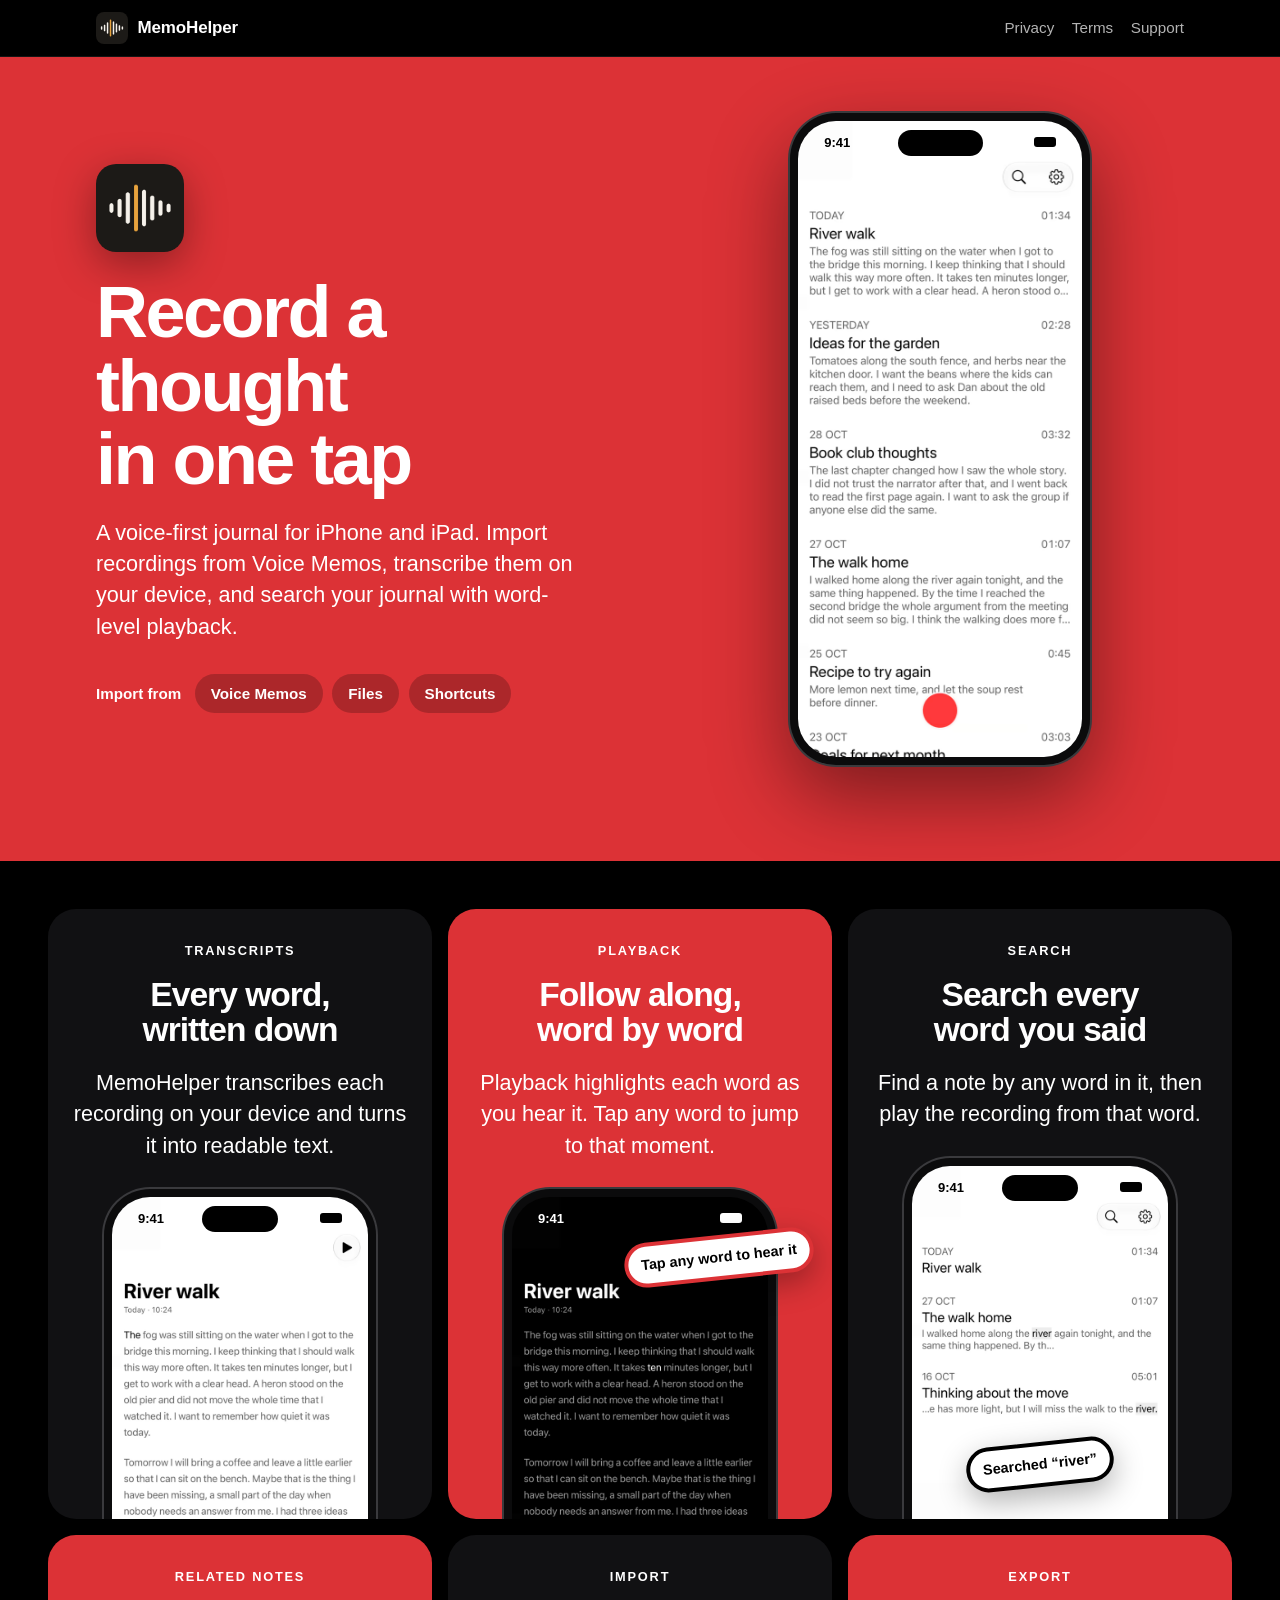
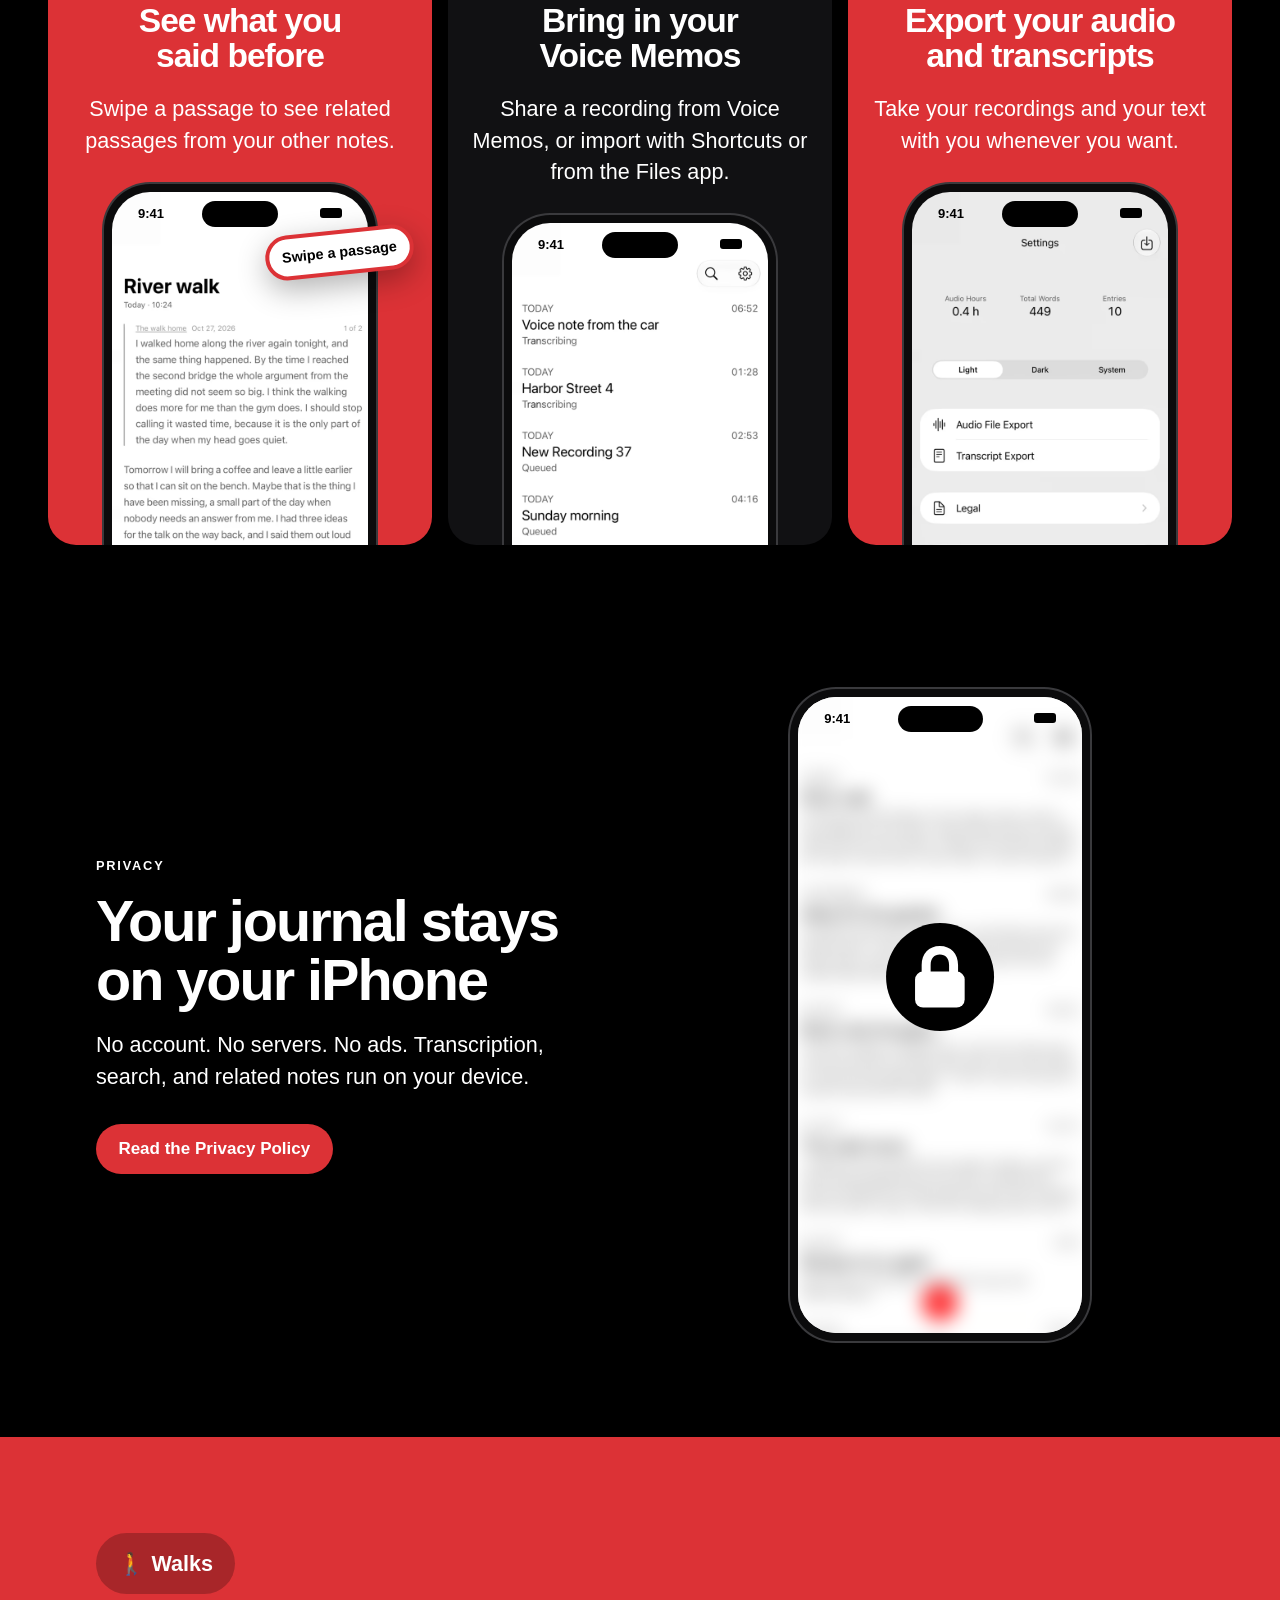
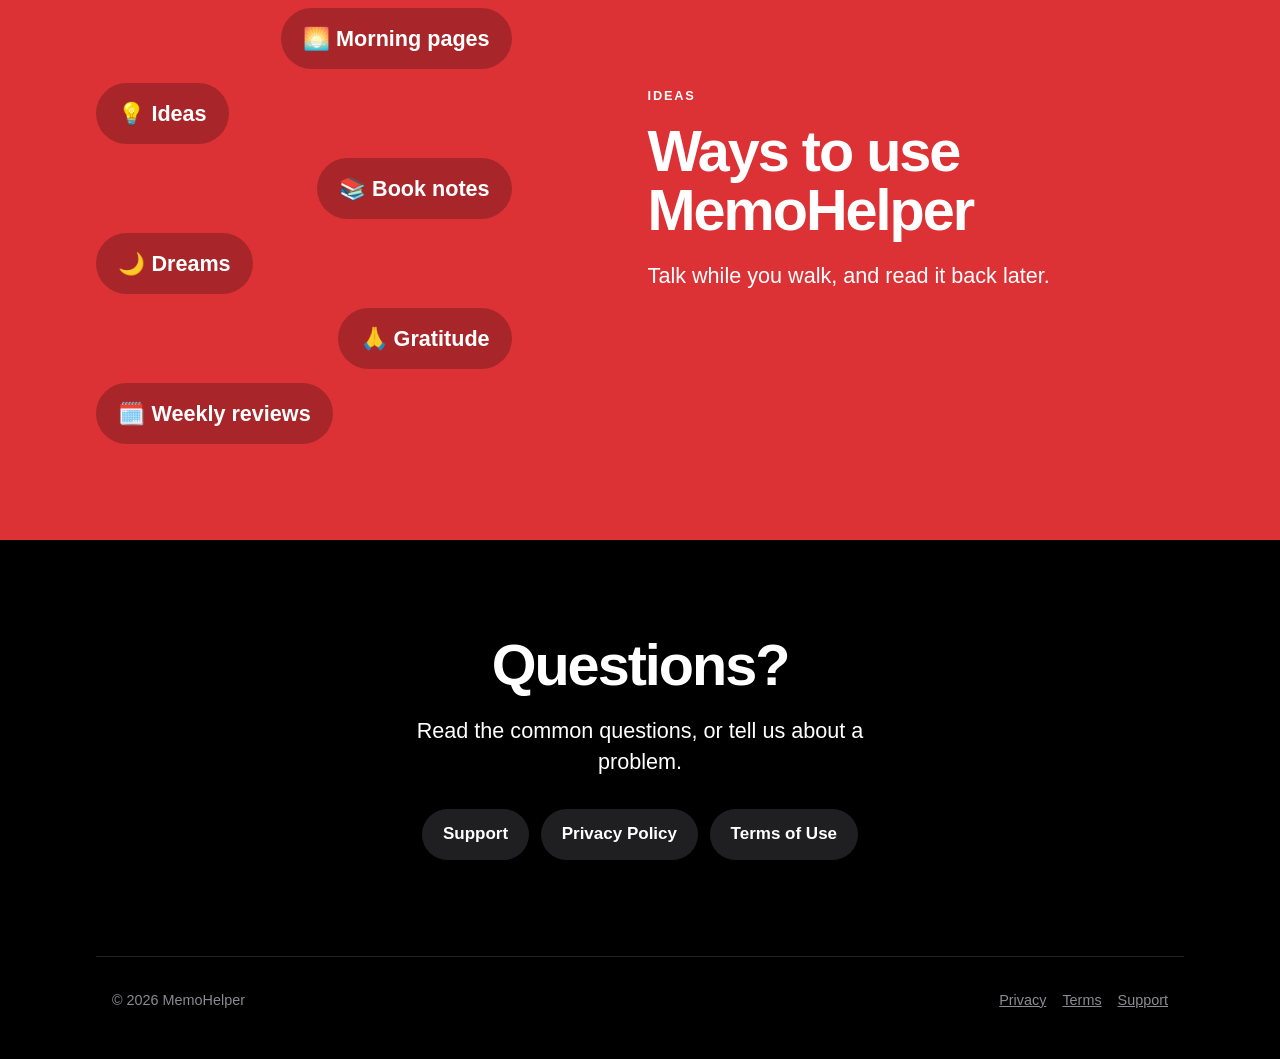
<file: index.html>
<!doctype html>
<html lang="en">
<head>
<meta charset="utf-8">
<meta name="viewport" content="width=device-width, initial-scale=1">
<title>MemoHelper · A voice-first journal</title>
<meta name="description" content="A voice-first journal for iPhone and iPad. Import recordings from Voice Memos, transcribe them on your device, and search your journal with word-level playback.">
<meta name="theme-color" content="#000000">
<link rel="icon" href="favicon.png">
<link rel="apple-touch-icon" href="apple-touch-icon.png">
<link rel="stylesheet" href="style.css">
</head>
<body class="home">
<header class="bar"><a class="brand" href="./"><img src="img/icon.png" alt="" width="32" height="32">MemoHelper</a>
<nav><a href="privacy.html">Privacy</a><a href="terms.html">Terms</a><a href="support.html">Support</a></nav></header>
<main>
<section class="band red hero">
<div class="band-inner">
<div class="copy">
<img class="app-icon" src="img/icon.png" alt="" width="88" height="88">
<h1>Record a thought<br>in one tap</h1>
<p class="lead">A voice-first journal for iPhone and iPad. Import recordings from Voice Memos, transcribe them on your device, and search your journal with word-level playback.</p>
<div class="chips-row"><span class="label">Import from</span><span class="tag">Voice Memos</span><span class="tag">Files</span><span class="tag">Shortcuts</span></div>
</div>
<div class="phone-wrap">
<div class="phone"><div class="screen">
<div class="status"><span>9:41</span><i></i></div>
<picture><source srcset="img/journal.avif" type="image/avif"><source srcset="img/journal.webp" type="image/webp"><img src="img/journal.jpg" alt="The MemoHelper journal list" fetchpriority="high" width="644" height="1400"></picture>
</div></div>
</div>
</div>
</section>
<section class="band black features">
<div class="grid">
<article class="card black">
<div class="copy"><p class="kicker">Transcripts</p><h3 data-feature>Every word,<br>written down</h3>
<p class="lead">MemoHelper transcribes each recording on your device and turns it into readable text.</p></div>
<div class="phone-wrap">
<div class="phone"><div class="screen">
<div class="status"><span>9:41</span><i></i></div>
<picture><source srcset="img/transcript.avif" type="image/avif"><source srcset="img/transcript.webp" type="image/webp"><img src="img/transcript.jpg" alt="A transcript of a voice note in MemoHelper" loading="lazy" width="644" height="1400"></picture>
</div></div>
</div>
</article>
<article class="card red">
<div class="copy"><p class="kicker">Playback</p><h3 data-feature>Follow along,<br>word by word</h3>
<p class="lead">Playback highlights each word as you hear it. Tap any word to jump to that moment.</p></div>
<div class="phone-wrap">
<div class="phone"><div class="screen dark">
<div class="status"><span>9:41</span><i></i></div>
<picture><source srcset="img/playing-dark.avif" type="image/avif"><source srcset="img/playing-dark.webp" type="image/webp"><img src="img/playing-dark.jpg" alt="A transcript that highlights the current word during playback" loading="lazy" width="644" height="1400"></picture>
</div></div>
<div class="sticker top">Tap any word to hear it</div>
</div>
</article>
<article class="card black">
<div class="copy"><p class="kicker">Search</p><h3 data-feature>Search every<br>word you said</h3>
<p class="lead">Find a note by any word in it, then play the recording from that word.</p></div>
<div class="phone-wrap">
<div class="phone"><div class="screen">
<div class="status"><span>9:41</span><i></i></div>
<picture><source srcset="img/search.avif" type="image/avif"><source srcset="img/search.webp" type="image/webp"><img src="img/search.jpg" alt="Search results for the word river" loading="lazy" width="644" height="1400"></picture>
</div></div>
<div class="sticker bottom">Searched “river”</div>
</div>
</article>
<article class="card red">
<div class="copy"><p class="kicker">Related notes</p><h3 data-feature>See what you<br>said before</h3>
<p class="lead">Swipe a passage to see related passages from your other notes.</p></div>
<div class="phone-wrap">
<div class="phone"><div class="screen">
<div class="status"><span>9:41</span><i></i></div>
<picture><source srcset="img/related.avif" type="image/avif"><source srcset="img/related.webp" type="image/webp"><img src="img/related.jpg" alt="Related passages from other notes" loading="lazy" width="644" height="1400"></picture>
</div></div>
<div class="sticker top">Swipe a passage</div>
</div>
</article>
<article class="card black">
<div class="copy"><p class="kicker">Import</p><h3 data-feature>Bring in your<br>Voice Memos</h3>
<p class="lead">Share a recording from Voice Memos, or import with Shortcuts or from the Files app.</p></div>
<div class="phone-wrap">
<div class="phone"><div class="screen">
<div class="status"><span>9:41</span><i></i></div>
<picture><source srcset="img/importing.avif" type="image/avif"><source srcset="img/importing.webp" type="image/webp"><img src="img/importing.jpg" alt="Voice notes that MemoHelper imports and transcribes" loading="lazy" width="644" height="1400"></picture>
</div></div>
</div>
</article>
<article class="card red">
<div class="copy"><p class="kicker">Export</p><h3 data-feature>Export your audio<br>and transcripts</h3>
<p class="lead">Take your recordings and your text with you whenever you want.</p></div>
<div class="phone-wrap">
<div class="phone"><div class="screen">
<div class="status"><span>9:41</span><i></i></div>
<picture><source srcset="img/settings.avif" type="image/avif"><source srcset="img/settings.webp" type="image/webp"><img src="img/settings.jpg" alt="The MemoHelper settings screen with export options" loading="lazy" width="644" height="1400"></picture>
</div></div>
</div>
</article>
</div>
</section>
<section class="band black">
<div class="band-inner">
<div class="copy"><p class="kicker">Privacy</p><h2>Your journal stays<br>on your iPhone</h2>
<p class="lead">No account. No servers. No ads. Transcription, search, and related notes run on your device.</p>
<div class="chips-row"><a class="button" href="privacy.html">Read the Privacy Policy</a></div></div>
<div class="phone-wrap">
<div class="phone"><div class="screen blur">
<div class="status"><span>9:41</span><i></i></div>
<picture><source srcset="img/journal.avif" type="image/avif"><source srcset="img/journal.webp" type="image/webp"><img src="img/journal.jpg" alt="A blurred journal list behind a lock" loading="lazy" width="644" height="1400"></picture>
<div class="lock"><svg viewBox="0 0 210 260" aria-hidden="true"><path d="M105 0C58 0 28 33 28 80v38h38V80c0-27 15-44 39-44s39 17 39 44v38h38V80C182 33 152 0 105 0z"/><rect x="0" y="108" width="210" height="152" rx="34"/></svg></div></div></div>
</div>
</div>
</section>
<section class="band red flip">
<div class="band-inner">
<div class="copy"><p class="kicker">Ideas</p><h2>Ways to use<br>MemoHelper</h2>
<p class="lead">Talk while you walk, and read it back later.</p></div>
<div class="ways">
<span>🚶 Walks</span><span>🌅 Morning pages</span><span>💡 Ideas</span><span>📚 Book notes</span><span>🌙 Dreams</span><span>🙏 Gratitude</span><span>🗓️ Weekly reviews</span>
</div>
</div>
</section>
<section class="band black cta">
<div class="band-inner">
<div><h2>Questions?</h2>
<p class="lead">Read the common questions, or tell us about a problem.</p>
<div class="links"><a href="support.html">Support</a><a href="privacy.html">Privacy Policy</a><a href="terms.html">Terms of Use</a></div></div>
</div>
</section>
</main>
<footer><span>© 2026 MemoHelper</span><nav><a href="privacy.html">Privacy</a><a href="terms.html">Terms</a><a href="support.html">Support</a></nav></footer>
</body>
</html>
</file>
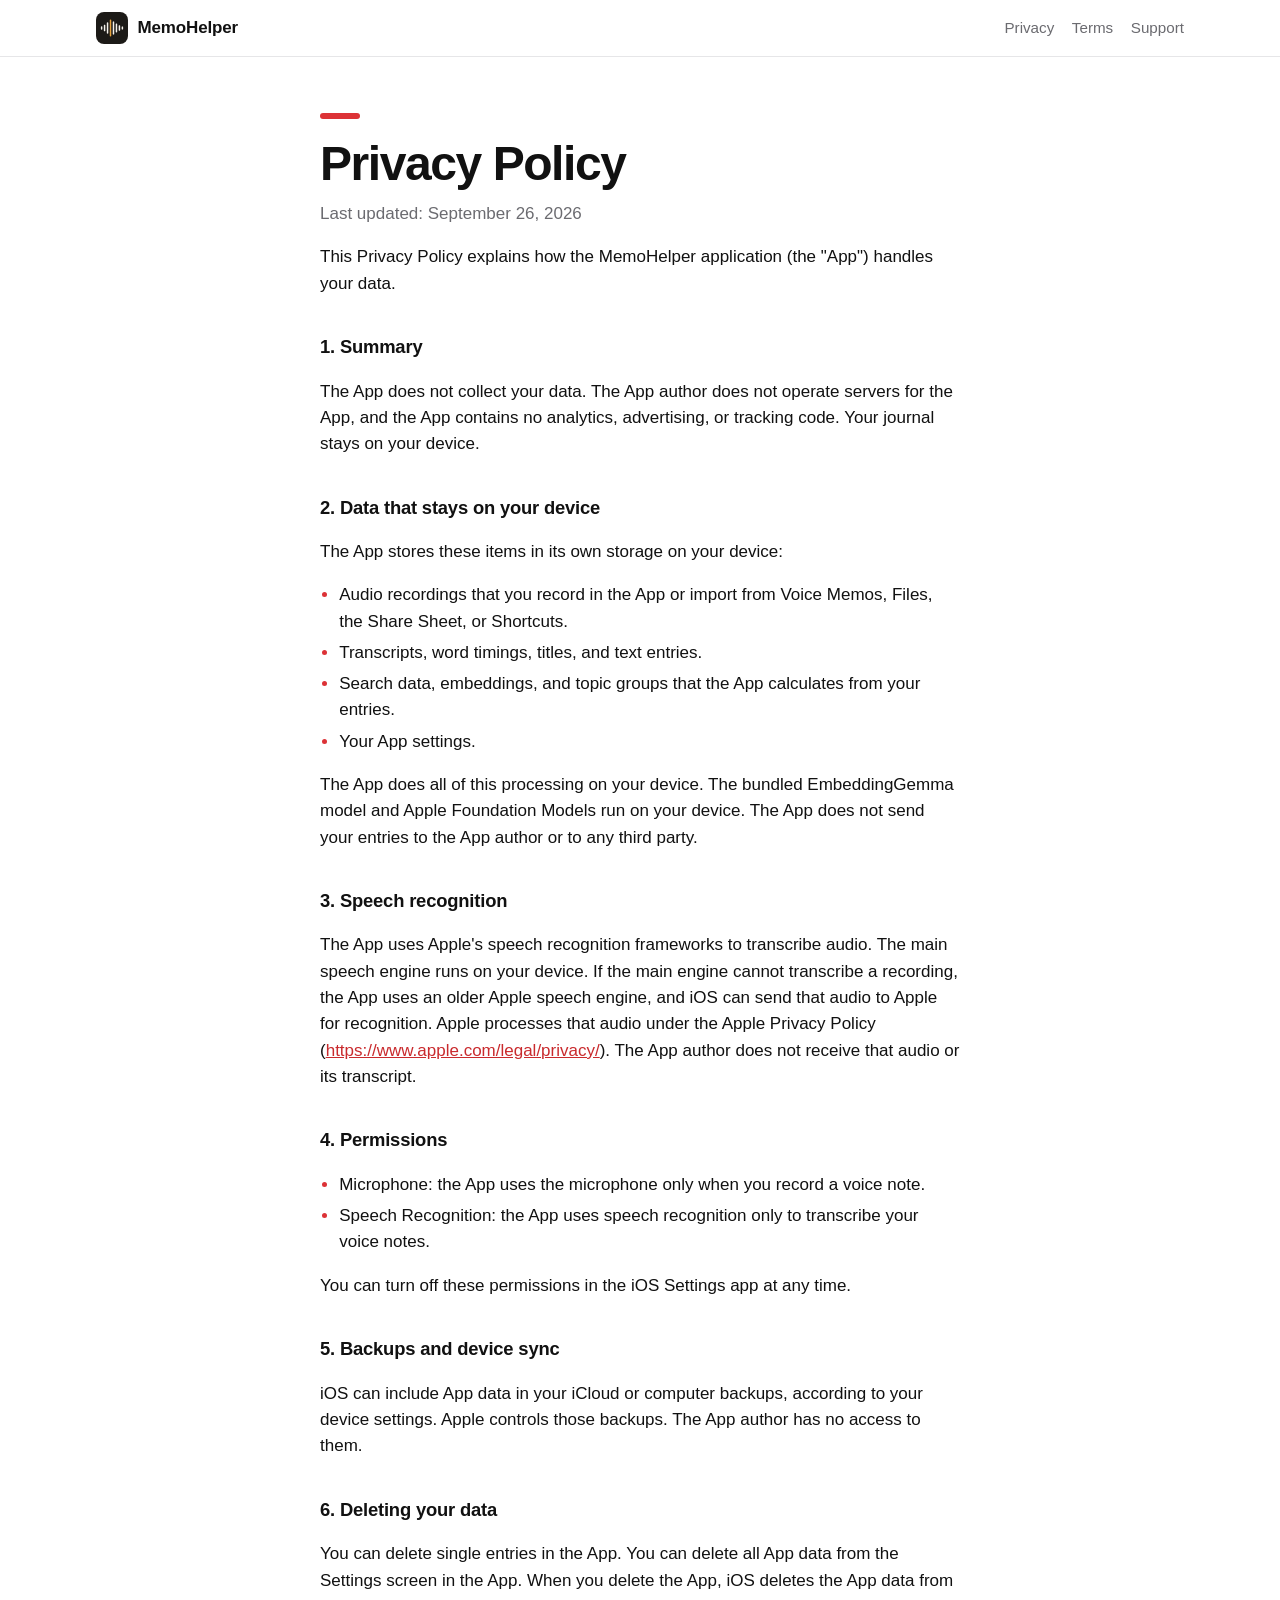
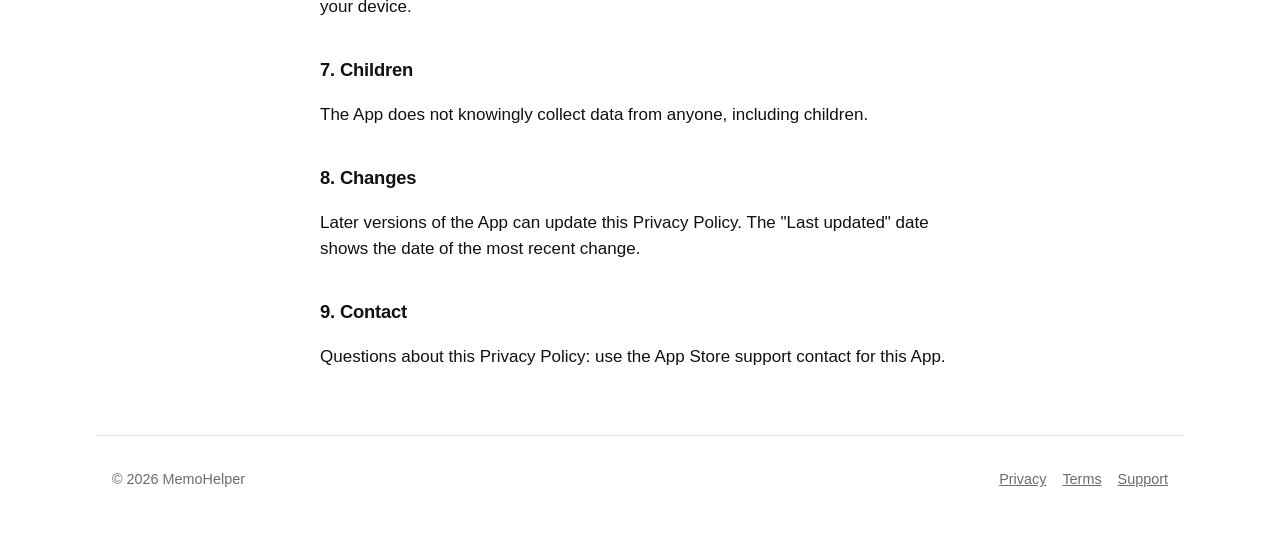
<file: privacy.html>
<!doctype html>
<html lang="en">
<head>
<meta charset="utf-8">
<meta name="viewport" content="width=device-width, initial-scale=1">
<title>Privacy Policy · MemoHelper</title>
<link rel="icon" href="favicon.png">
<link rel="apple-touch-icon" href="apple-touch-icon.png">
<link rel="stylesheet" href="style.css">
</head>
<body>
<header class="bar"><a class="brand" href="./"><img src="img/icon.png" alt="" width="32" height="32">MemoHelper</a>
<nav><a href="privacy.html">Privacy</a><a href="terms.html">Terms</a><a href="support.html">Support</a></nav></header>
<main class="doc">
<h1>Privacy Policy</h1>
<p class="meta">Last updated: September 26, 2026</p>
<p>This Privacy Policy explains how the MemoHelper application (the "App") handles your data.</p>
<h2>1. Summary</h2>
<p>The App does not collect your data. The App author does not operate servers for the App, and the App contains no analytics, advertising, or tracking code. Your journal stays on your device.</p>
<h2>2. Data that stays on your device</h2>
<p>The App stores these items in its own storage on your device:</p>
<ul>
<li>Audio recordings that you record in the App or import from Voice Memos, Files, the Share Sheet, or Shortcuts.</li>
<li>Transcripts, word timings, titles, and text entries.</li>
<li>Search data, embeddings, and topic groups that the App calculates from your entries.</li>
<li>Your App settings.</li>
</ul>
<p>The App does all of this processing on your device. The bundled EmbeddingGemma model and Apple Foundation Models run on your device. The App does not send your entries to the App author or to any third party.</p>
<h2>3. Speech recognition</h2>
<p>The App uses Apple's speech recognition frameworks to transcribe audio. The main speech engine runs on your device. If the main engine cannot transcribe a recording, the App uses an older Apple speech engine, and iOS can send that audio to Apple for recognition. Apple processes that audio under the Apple Privacy Policy (<a href="https://www.apple.com/legal/privacy/">https://www.apple.com/legal/privacy/</a>). The App author does not receive that audio or its transcript.</p>
<h2>4. Permissions</h2>
<ul>
<li>Microphone: the App uses the microphone only when you record a voice note.</li>
<li>Speech Recognition: the App uses speech recognition only to transcribe your voice notes.</li>
</ul>
<p>You can turn off these permissions in the iOS Settings app at any time.</p>
<h2>5. Backups and device sync</h2>
<p>iOS can include App data in your iCloud or computer backups, according to your device settings. Apple controls those backups. The App author has no access to them.</p>
<h2>6. Deleting your data</h2>
<p>You can delete single entries in the App. You can delete all App data from the Settings screen in the App. When you delete the App, iOS deletes the App data from your device.</p>
<h2>7. Children</h2>
<p>The App does not knowingly collect data from anyone, including children.</p>
<h2>8. Changes</h2>
<p>Later versions of the App can update this Privacy Policy. The "Last updated" date shows the date of the most recent change.</p>
<h2>9. Contact</h2>
<p>Questions about this Privacy Policy: use the App Store support contact for this App.</p>
</main>
<footer><span>© 2026 MemoHelper</span><nav><a href="privacy.html">Privacy</a><a href="terms.html">Terms</a><a href="support.html">Support</a></nav></footer>
</body>
</html>
</file>
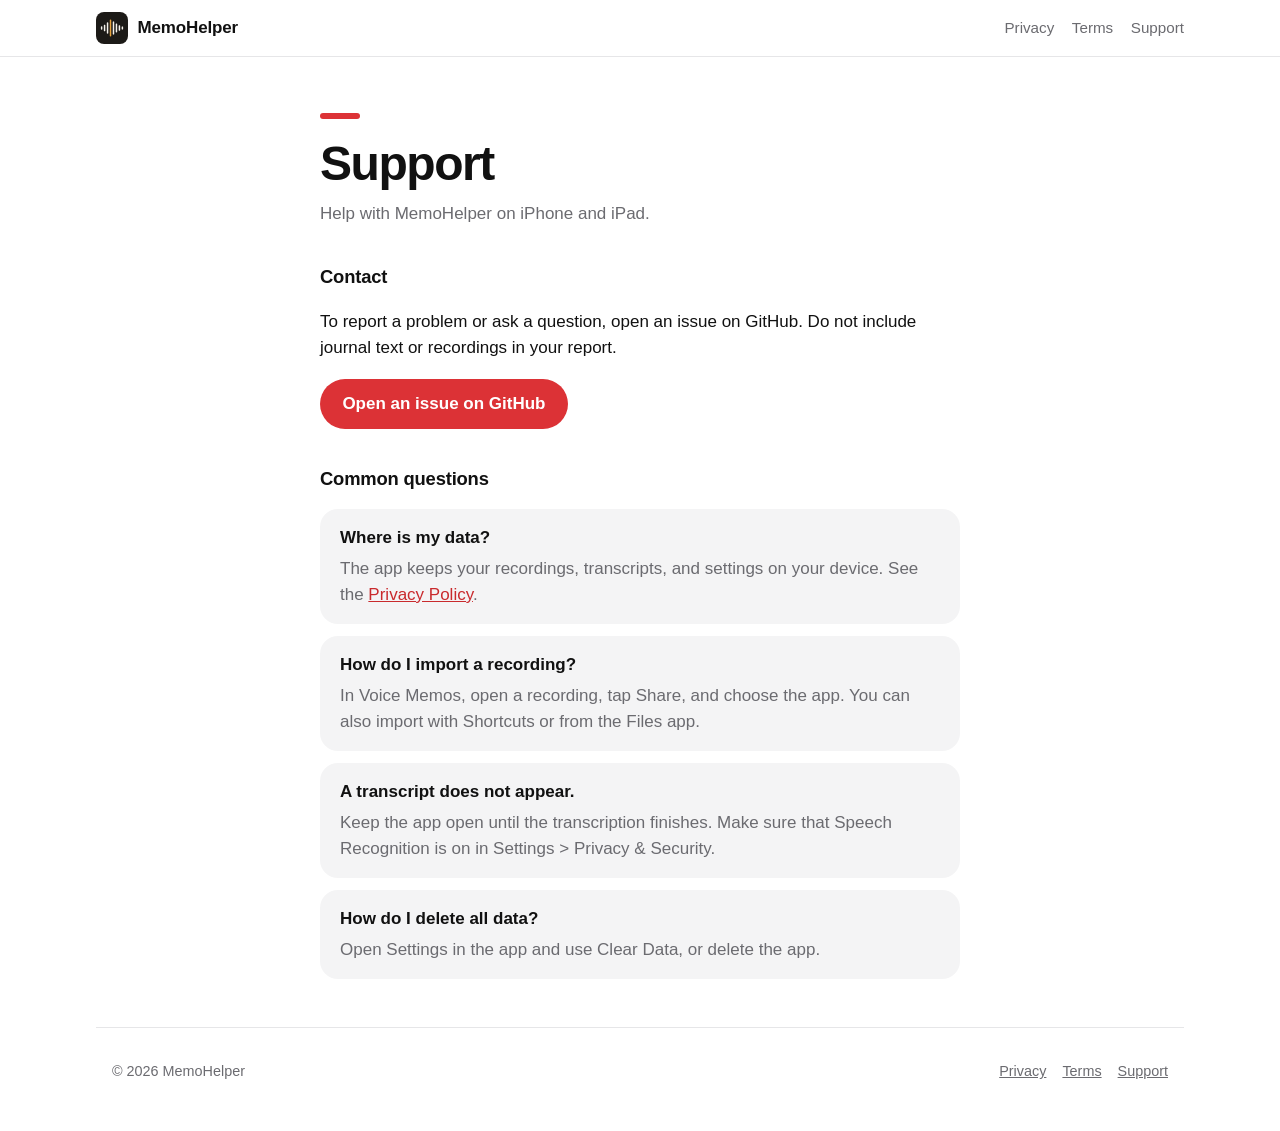
<file: support.html>
<!doctype html>
<html lang="en">
<head>
<meta charset="utf-8">
<meta name="viewport" content="width=device-width, initial-scale=1">
<title>Support · MemoHelper</title>
<link rel="icon" href="favicon.png">
<link rel="apple-touch-icon" href="apple-touch-icon.png">
<link rel="stylesheet" href="style.css">
</head>
<body>
<header class="bar"><a class="brand" href="./"><img src="img/icon.png" alt="" width="32" height="32">MemoHelper</a>
<nav><a href="privacy.html">Privacy</a><a href="terms.html">Terms</a><a href="support.html">Support</a></nav></header>
<main class="doc">
<h1>Support</h1>
<p class="meta">Help with MemoHelper on iPhone and iPad.</p>
<h2>Contact</h2>
<p>To report a problem or ask a question, open an issue on GitHub. Do not include journal text or recordings in your report.</p>
<p><a class="button" href="https://github.com/christullier/voice-test-site/issues/new">Open an issue on GitHub</a></p>
<h2>Common questions</h2>
<div class="faq">
<div><strong>Where is my data?</strong><p>The app keeps your recordings, transcripts, and settings on your device. See the <a href="privacy.html">Privacy Policy</a>.</p></div>
<div><strong>How do I import a recording?</strong><p>In Voice Memos, open a recording, tap Share, and choose the app. You can also import with Shortcuts or from the Files app.</p></div>
<div><strong>A transcript does not appear.</strong><p>Keep the app open until the transcription finishes. Make sure that Speech Recognition is on in Settings &gt; Privacy &amp; Security.</p></div>
<div><strong>How do I delete all data?</strong><p>Open Settings in the app and use Clear Data, or delete the app.</p></div>
</div>
</main>
<footer><span>© 2026 MemoHelper</span><nav><a href="privacy.html">Privacy</a><a href="terms.html">Terms</a><a href="support.html">Support</a></nav></footer>
</body>
</html>
</file>
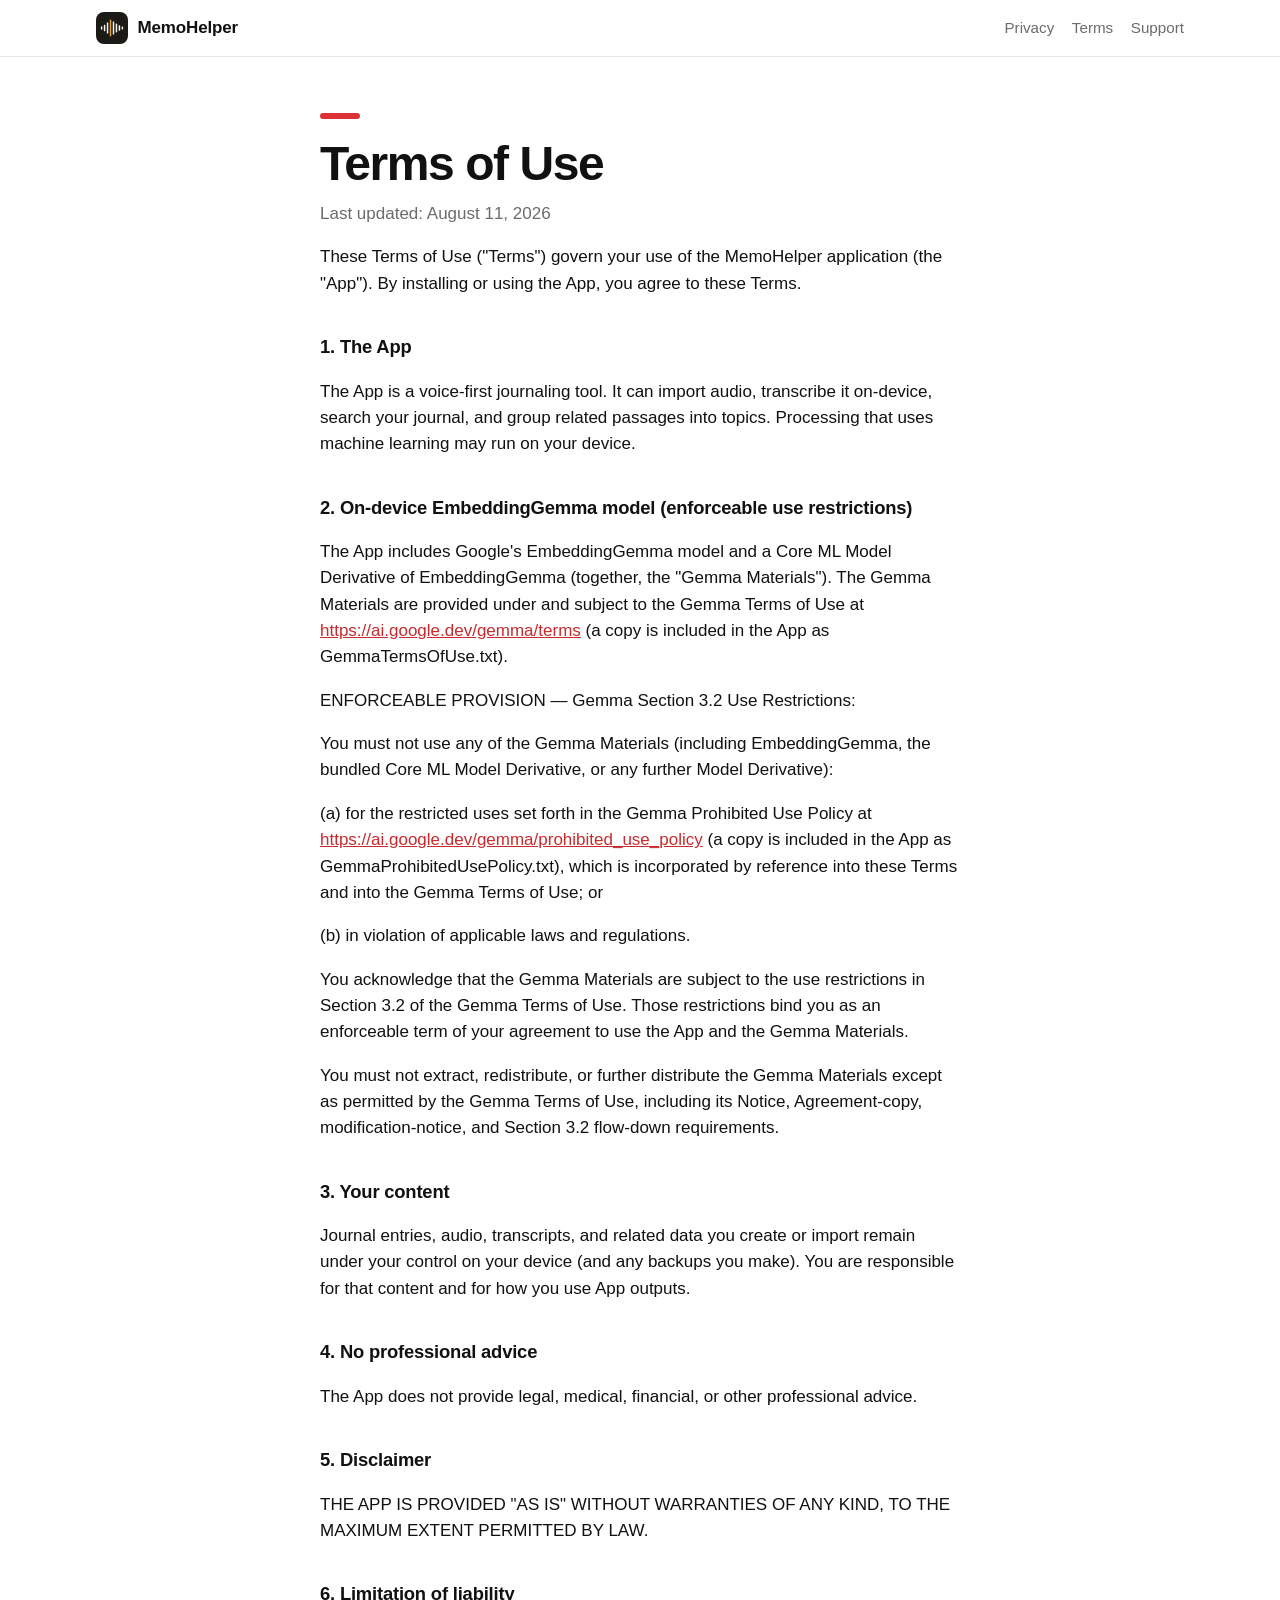
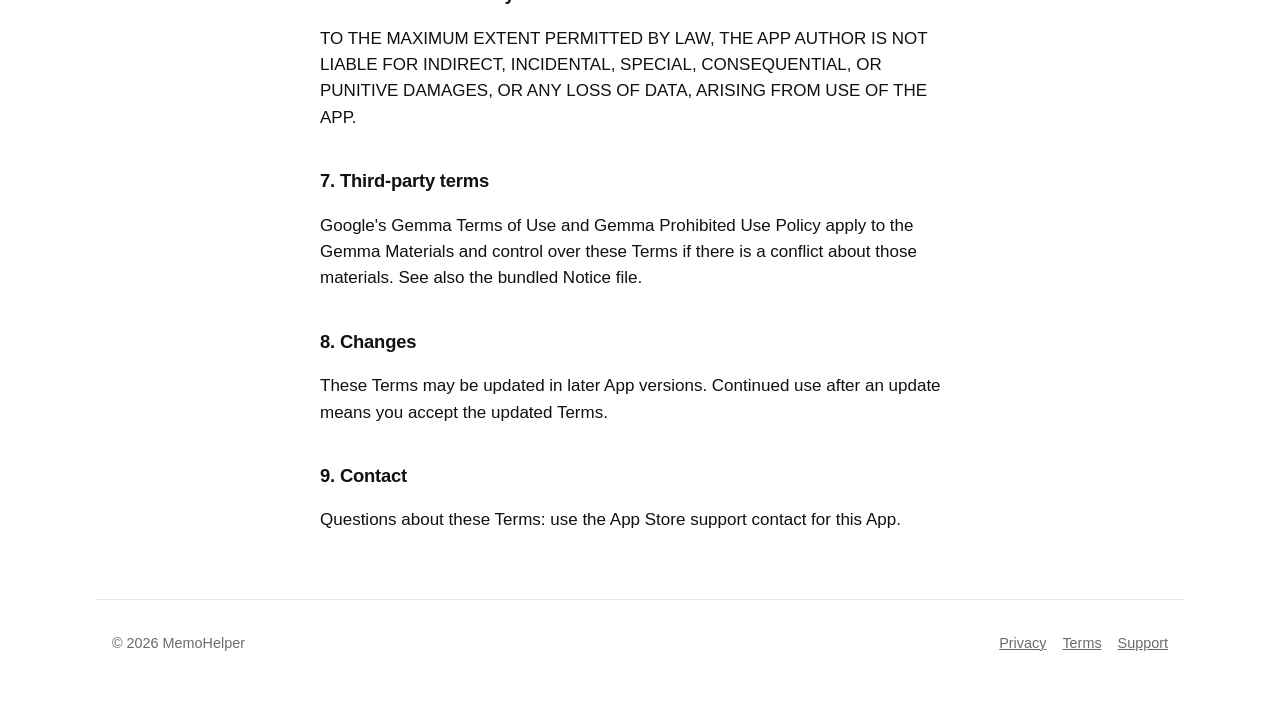
<file: terms.html>
<!doctype html>
<html lang="en">
<head>
<meta charset="utf-8">
<meta name="viewport" content="width=device-width, initial-scale=1">
<title>Terms of Use · MemoHelper</title>
<link rel="icon" href="favicon.png">
<link rel="apple-touch-icon" href="apple-touch-icon.png">
<link rel="stylesheet" href="style.css">
</head>
<body>
<header class="bar"><a class="brand" href="./"><img src="img/icon.png" alt="" width="32" height="32">MemoHelper</a>
<nav><a href="privacy.html">Privacy</a><a href="terms.html">Terms</a><a href="support.html">Support</a></nav></header>
<main class="doc">
<h1>Terms of Use</h1>
<p class="meta">Last updated: August 11, 2026</p>
<p>These Terms of Use ("Terms") govern your use of the MemoHelper application (the "App"). By installing or using the App, you agree to these Terms.</p>
<h2>1. The App</h2>
<p>The App is a voice-first journaling tool. It can import audio, transcribe it on-device, search your journal, and group related passages into topics. Processing that uses machine learning may run on your device.</p>
<h2>2. On-device EmbeddingGemma model (enforceable use restrictions)</h2>
<p>The App includes Google's EmbeddingGemma model and a Core ML Model Derivative of EmbeddingGemma (together, the "Gemma Materials"). The Gemma Materials are provided under and subject to the Gemma Terms of Use at <a href="https://ai.google.dev/gemma/terms">https://ai.google.dev/gemma/terms</a> (a copy is included in the App as GemmaTermsOfUse.txt).</p>
<p>ENFORCEABLE PROVISION — Gemma Section 3.2 Use Restrictions:</p>
<p>You must not use any of the Gemma Materials (including EmbeddingGemma, the bundled Core ML Model Derivative, or any further Model Derivative):</p>
<p>(a) for the restricted uses set forth in the Gemma Prohibited Use Policy at <a href="https://ai.google.dev/gemma/prohibited_use_policy">https://ai.google.dev/gemma/prohibited_use_policy</a> (a copy is included in the App as GemmaProhibitedUsePolicy.txt), which is incorporated by reference into these Terms and into the Gemma Terms of Use; or</p>
<p>(b) in violation of applicable laws and regulations.</p>
<p>You acknowledge that the Gemma Materials are subject to the use restrictions in Section 3.2 of the Gemma Terms of Use. Those restrictions bind you as an enforceable term of your agreement to use the App and the Gemma Materials.</p>
<p>You must not extract, redistribute, or further distribute the Gemma Materials except as permitted by the Gemma Terms of Use, including its Notice, Agreement-copy, modification-notice, and Section 3.2 flow-down requirements.</p>
<h2>3. Your content</h2>
<p>Journal entries, audio, transcripts, and related data you create or import remain under your control on your device (and any backups you make). You are responsible for that content and for how you use App outputs.</p>
<h2>4. No professional advice</h2>
<p>The App does not provide legal, medical, financial, or other professional advice.</p>
<h2>5. Disclaimer</h2>
<p>THE APP IS PROVIDED "AS IS" WITHOUT WARRANTIES OF ANY KIND, TO THE MAXIMUM EXTENT PERMITTED BY LAW.</p>
<h2>6. Limitation of liability</h2>
<p>TO THE MAXIMUM EXTENT PERMITTED BY LAW, THE APP AUTHOR IS NOT LIABLE FOR INDIRECT, INCIDENTAL, SPECIAL, CONSEQUENTIAL, OR PUNITIVE DAMAGES, OR ANY LOSS OF DATA, ARISING FROM USE OF THE APP.</p>
<h2>7. Third-party terms</h2>
<p>Google's Gemma Terms of Use and Gemma Prohibited Use Policy apply to the Gemma Materials and control over these Terms if there is a conflict about those materials. See also the bundled Notice file.</p>
<h2>8. Changes</h2>
<p>These Terms may be updated in later App versions. Continued use after an update means you accept the updated Terms.</p>
<h2>9. Contact</h2>
<p>Questions about these Terms: use the App Store support contact for this App.</p>
</main>
<footer><span>© 2026 MemoHelper</span><nav><a href="privacy.html">Privacy</a><a href="terms.html">Terms</a><a href="support.html">Support</a></nav></footer>
</body>
</html>
</file>
<file: style.css>
:root {
  --red: #dc3236;
  --red-deep: #c92a2d;
  --black: #000000;
  --night: #111113;
  --bg: #ffffff;
  --fg: #111111;
  --muted: #6b6b70;
  --rule: #e6e6e8;
  --card: #f4f4f5;
  --link: #c92a2d;
  --font: "SF Pro Display", "SF Pro Text", -apple-system, BlinkMacSystemFont, "Helvetica Neue", Arial, sans-serif;
}
@media (prefers-color-scheme: dark) {
  :root {
    --bg: #000000;
    --fg: #f2f2f2;
    --muted: #9a9aa0;
    --rule: #232326;
    --card: #111113;
    --link: #ff6b6e;
  }
}

* { box-sizing: border-box; }
html { -webkit-text-size-adjust: 100%; }
body {
  margin: 0;
  background: var(--bg);
  color: var(--fg);
  font: 17px/1.55 var(--font);
  -webkit-font-smoothing: antialiased;
}
img { display: block; max-width: 100%; }
a { color: var(--link); overflow-wrap: anywhere; }

/* Top bar, shared by every page */
.bar {
  position: sticky; top: 0; z-index: 20;
  display: flex; align-items: center; justify-content: space-between; gap: 1rem;
  padding: 0.75rem max(1rem, calc((100vw - 68rem) / 2));
  background: color-mix(in srgb, var(--bg) 82%, transparent);
  backdrop-filter: saturate(180%) blur(18px);
  -webkit-backdrop-filter: saturate(180%) blur(18px);
  border-bottom: 1px solid var(--rule);
}
.brand { display: flex; align-items: center; gap: 0.6rem; color: var(--fg); font-weight: 700; text-decoration: none; letter-spacing: -0.01em; }
.brand img { width: 32px; height: 32px; border-radius: 8px; }
.bar nav { display: flex; gap: 1.1rem; font-size: 0.95rem; }
.bar nav a { color: var(--muted); text-decoration: none; }
.bar nav a:hover, .bar nav a[aria-current] { color: var(--fg); }
.home .bar { background: rgba(0, 0, 0, 0.72); border-color: rgba(255, 255, 255, 0.08); }
.home .bar .brand { color: #fff; }
.home .bar nav a { color: rgba(255, 255, 255, 0.7); }
.home .bar nav a:hover { color: #fff; }

/* Document pages: privacy, terms, support */
.doc { max-width: 42rem; margin: 0 auto; padding: 1rem 1rem 3rem; }
.doc h1 {
  font-size: clamp(2.2rem, 7vw, 3rem); line-height: 1.05; letter-spacing: -0.03em;
  margin: 2.5rem 0 0.75rem;
}
.doc h1::before {
  content: ""; display: block; width: 2.5rem; height: 0.35rem; border-radius: 1rem;
  background: var(--red); margin-bottom: 1.25rem;
}
.doc h2 { font-size: 1.15rem; letter-spacing: -0.01em; margin: 2.25rem 0 0.5rem; }
.doc ul { padding-left: 1.2rem; }
.doc li { margin: 0.3rem 0; }
.doc li::marker { color: var(--red); }
.meta { color: var(--muted); margin-top: 0; }
.faq { display: grid; gap: 0.75rem; margin-top: 1rem; }
.faq div { background: var(--card); border-radius: 18px; padding: 1rem 1.25rem; }
.faq strong { display: block; margin-bottom: 0.25rem; }
.faq p { margin: 0; color: var(--muted); }
.button {
  display: inline-block; background: var(--red); color: #fff; font-weight: 600;
  text-decoration: none; padding: 0.75rem 1.4rem; border-radius: 999px;
}
.button:hover { background: var(--red-deep); }

footer {
  max-width: 68rem; margin: 0 auto; padding: 2rem 1rem 3rem;
  display: flex; flex-wrap: wrap; justify-content: space-between; gap: 0.75rem;
  border-top: 1px solid var(--rule); color: var(--muted); font-size: 0.9rem;
}
footer a { color: var(--muted); }
footer nav { display: flex; gap: 1rem; }
.home footer { border-color: #232326; color: #8a8a90; }
.home footer a { color: #8a8a90; }

/* Home page */
.home { background: var(--black); color: #fff; }
.band { position: relative; overflow: hidden; padding: 4.5rem 1rem; }
.band.red { background: var(--red); }
.band.black { background: var(--black); }
.band-inner {
  max-width: 68rem; margin: 0 auto;
  display: grid; grid-template-columns: 1fr; gap: 3rem; align-items: center; justify-items: center;
  text-align: center;
}
.band h1, .band h2 {
  margin: 0; font-weight: 700; letter-spacing: -0.035em; line-height: 1.02;
  font-size: clamp(2.5rem, 8vw, 4.5rem);
}
.band h2 { font-size: clamp(2.2rem, 6.5vw, 3.6rem); }
.band p.lead { font-size: clamp(1.1rem, 2.6vw, 1.35rem); line-height: 1.45; margin: 1.25rem auto 0; max-width: 30rem; }
.kicker { text-transform: uppercase; letter-spacing: 0.14em; font-size: 0.8rem; font-weight: 700; margin: 0 0 1rem; }

@media (min-width: 52rem) {
  .band { padding: 6rem 2rem; }
  .band-inner { grid-template-columns: 1.1fr 1fr; text-align: left; justify-items: start; gap: 4rem; }
  .band-inner > .phone-wrap { justify-self: center; }
  .band.flip .band-inner { grid-template-columns: 1fr 1.1fr; }
  .band.flip .copy { order: 2; }
  .band p.lead { margin-left: 0; }
  .band .chips-row { justify-content: flex-start; }
}

.hero { padding-top: 3.5rem; }
.hero .app-icon { width: 88px; height: 88px; border-radius: 20px; margin: 0 auto 1.5rem; box-shadow: 0 12px 40px rgba(0, 0, 0, 0.35); }
@media (min-width: 52rem) { .hero .app-icon { margin-left: 0; } }

.chips-row { display: flex; flex-wrap: wrap; justify-content: center; gap: 0.6rem; margin-top: 2rem; align-items: center; }
.chips-row span.label { font-weight: 600; font-size: 0.95rem; margin-right: 0.25rem; }
.tag { background: rgba(0, 0, 0, 0.22); padding: 0.5rem 1rem; border-radius: 999px; font-weight: 600; font-size: 0.95rem; }
.black .tag { background: #1f1f21; }

/* Phone mockup, after the App Store graphics */
.phone-wrap { position: relative; width: min(300px, 78vw); }
.phone {
  position: relative; aspect-ratio: 1320 / 2868;
  border-radius: 46px; background: #0b0b0c; padding: 8px;
  box-shadow: 0 0 0 2px #3a3a3d, 0 30px 80px rgba(0, 0, 0, 0.45);
}
.screen { position: relative; height: 100%; border-radius: 38px; overflow: hidden; background: #fff; }
.screen.dark { background: #000; }
.screen picture { display: contents; }
.screen img { width: 100%; height: 100%; object-fit: cover; }
.screen::before {
  content: ""; position: absolute; z-index: 3; top: 9px; left: 50%;
  width: 30%; height: 26px; margin-left: -15%; border-radius: 20px; background: #000;
}
.status {
  position: absolute; z-index: 2; top: 12px; left: 0; right: 0;
  display: flex; justify-content: space-between; padding: 0 26px;
  font-size: 13px; font-weight: 600; color: #000;
}
.dark .status { color: #fff; }
.status i { display: inline-block; width: 22px; height: 10px; border-radius: 3px; background: currentColor; margin-top: 4px; }

.sticker {
  position: absolute; z-index: 5; white-space: nowrap;
  background: #fff; color: #000; font-weight: 700; font-size: clamp(0.95rem, 3.6vw, 1.15rem);
  padding: 0.6rem 1.1rem; border-radius: 999px; border: 5px solid var(--edge, #000);
  transform: rotate(-6deg); box-shadow: 0 10px 30px rgba(0, 0, 0, 0.3);
}
.sticker.top { top: 14%; right: -10%; }
.sticker.bottom { bottom: 9%; left: 50%; transform: translateX(-50%) rotate(-6deg); }
.red .sticker { --edge: var(--red); }

/* Privacy band */
.screen.blur img { filter: blur(9px); transform: scale(1.06); }
.lock {
  position: absolute; z-index: 4; top: 44%; left: 50%; width: 38%; aspect-ratio: 1;
  transform: translate(-50%, -50%); border-radius: 50%; background: #000;
  display: grid; place-items: center;
}
.lock svg { width: 46%; fill: #fff; }

/* Ways to use */
.ways { display: flex; flex-direction: column; gap: 0.9rem; width: min(26rem, 100%); }
.ways span {
  width: fit-content; background: rgba(0, 0, 0, 0.24); border-radius: 999px;
  padding: 0.85rem 1.4rem; font-size: clamp(1.1rem, 4vw, 1.35rem); font-weight: 600; white-space: nowrap;
}
.ways span:nth-child(even) { align-self: flex-end; }

.cta { text-align: center; }
.cta .band-inner { grid-template-columns: 1fr; justify-items: center; text-align: center; }
.cta .links { display: flex; flex-wrap: wrap; justify-content: center; gap: 0.75rem; margin-top: 2rem; }
.cta .links a { color: #fff; text-decoration: none; font-weight: 600; padding: 0.75rem 1.3rem; border-radius: 999px; background: #1f1f21; }
.cta .links a:hover { background: #2c2c2f; }

@media (max-width: 30rem) {
  .bar nav { gap: 0.8rem; font-size: 0.88rem; }
  .sticker.top { right: -4%; }
}

/* v2: show more of the app above the fold on phones */
@media (max-width: 51.99rem) {
  .hero { padding-top: 1.75rem; padding-bottom: 3rem; }
  .hero .band-inner { gap: 0; }
  .hero .copy { display: contents; }
  .hero .app-icon { width: 56px; height: 56px; border-radius: 13px; margin-bottom: 0.9rem; }
  .hero h1 { font-size: clamp(2.3rem, 10.5vw, 3rem); }
  .hero p.lead { font-size: 1.05rem; margin-top: 0.75rem; }
  .hero .phone-wrap { margin-top: 1.75rem; width: min(270px, 72vw); }
  .hero .chips-row { order: 5; margin-top: 2.25rem; }
}

/* v3: on phones, the feature phones run off the bottom edge of the band */
@media (max-width: 51.99rem) {
  .band:not(.hero):not(.cta) { padding-top: 3.5rem; }
  .band:not(.hero):has(.phone-wrap) { padding-bottom: 0; }
  .band:not(.hero) .band-inner { gap: 2rem; }
  .band:not(.hero) .phone-wrap { width: min(270px, 72vw); height: 380px; }
  .band:not(.hero) .phone { box-shadow: 0 0 0 2px #3a3a3d; }
  .sticker.bottom { bottom: auto; top: 80%; }
}

/* Feature cards: a grid of six cards with cropped phones */

.features { padding: 3rem 1rem; }
.grid { max-width: 74rem; margin: 0 auto; display: grid; gap: 1rem; grid-template-columns: 1fr; }
@media (min-width: 44rem) { .grid { grid-template-columns: 1fr 1fr; } }
@media (min-width: 68rem) { .grid { grid-template-columns: repeat(3, 1fr); } }
.card { position: relative; overflow: hidden; border-radius: 28px; padding: 2rem 1.5rem 0; text-align: center;
  display: flex; flex-direction: column; align-items: center; }
.card.black { background: var(--night); }
.card.red { background: var(--red); }
.card h3 { margin: 0; font-size: clamp(1.8rem, 6vw, 2.1rem); line-height: 1.05; letter-spacing: -0.03em; }
.card .lead { font-size: 1rem; line-height: 1.45; margin: 0.75rem auto 0; max-width: 22rem; }
.card .phone-wrap { width: 272px; height: 330px; margin-top: 1.75rem; }
@media (max-width: 43.99rem) {
  .features { padding: 1rem 0.75rem 2.5rem; }
  .grid { gap: 0.75rem; }
  .card { padding-top: 1.75rem; }
  .card .phone-wrap { height: 290px; margin-top: 1.5rem; }
}
.card .phone { box-shadow: 0 0 0 2px #3a3a3d; }
.card .sticker { font-size: 0.9rem; border-width: 4px; padding: 0.45rem 0.8rem; }
.card .sticker.top { right: -14%; }
.card .sticker.bottom { bottom: auto; top: 86%; }

@media (max-width: 51.99rem) {
  .hero { padding-bottom: 0; }
  .hero .chips-row { display: none; }
  .hero .phone-wrap { height: 470px; }
  .hero .phone { box-shadow: 0 0 0 2px #3a3a3d; }
  .ways { flex-direction: row; flex-wrap: wrap; justify-content: center; gap: 0.6rem; }
  .ways span:nth-child(even) { align-self: auto; }
  .ways span { font-size: 1.05rem; padding: 0.65rem 1.1rem; }
}
</file>
